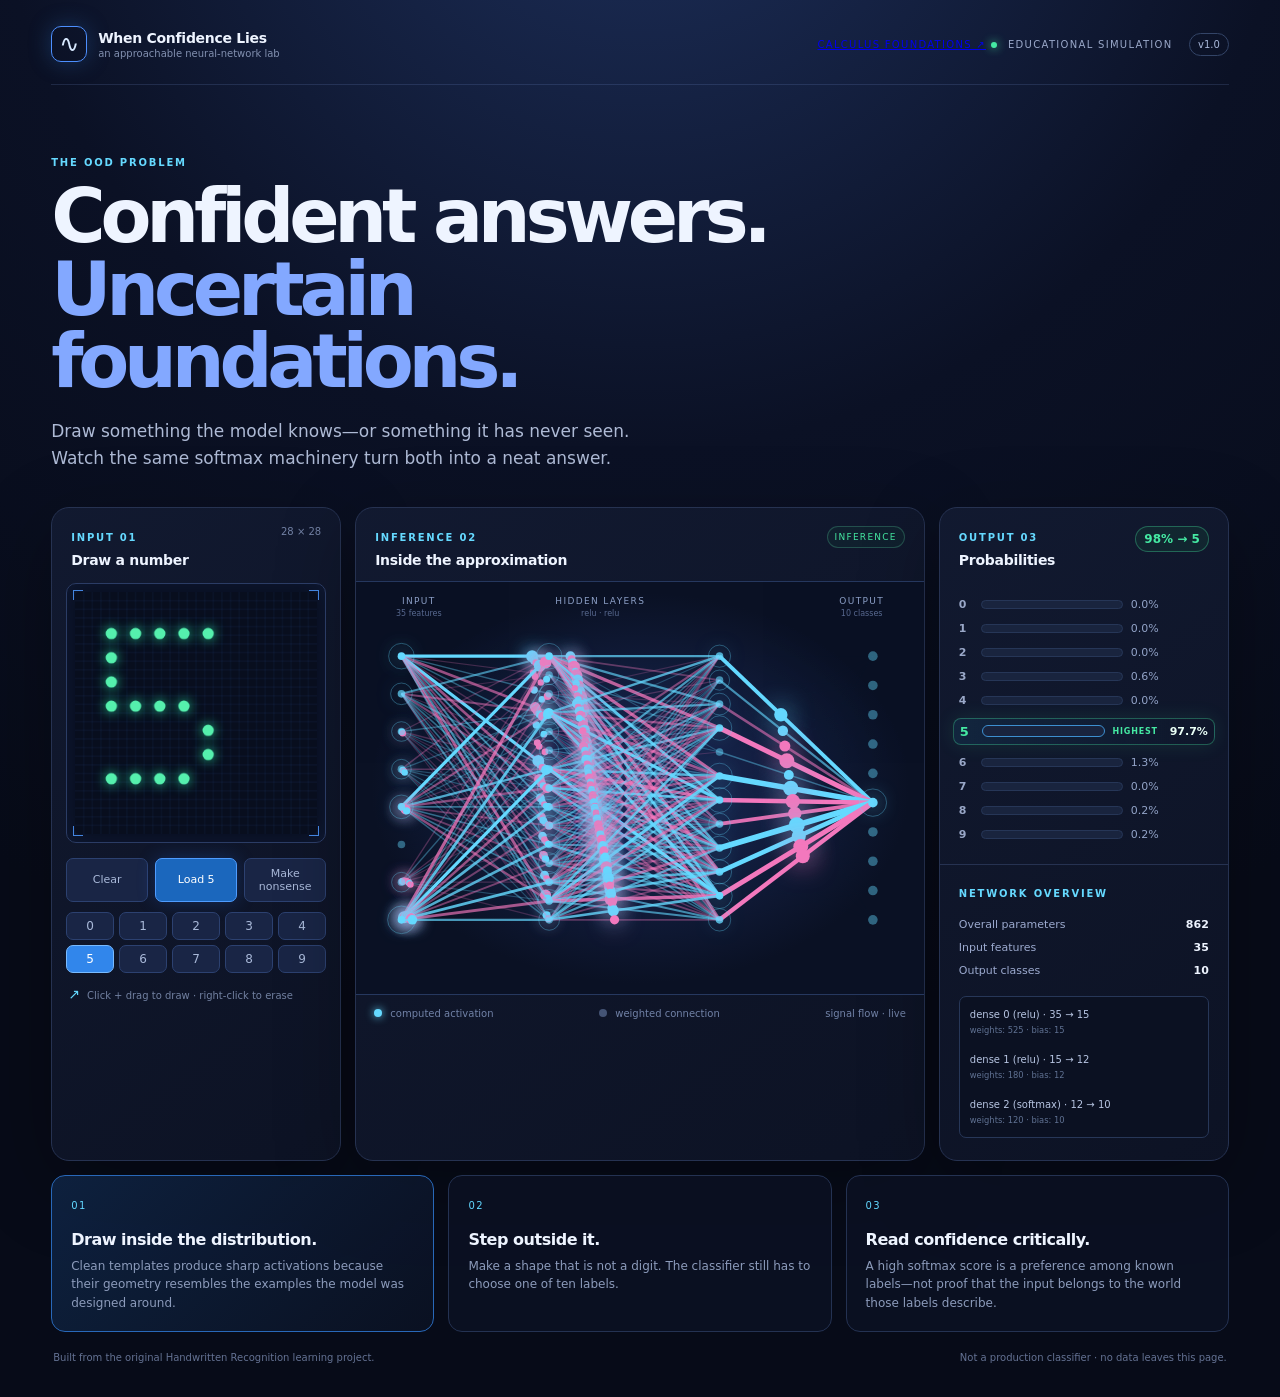
<file: index.html>
<!doctype html>
<html lang="en">
<head>
  <meta charset="utf-8">
  <meta name="viewport" content="width=device-width, initial-scale=1">
  <meta name="description" content="An interactive neural-network lab about confidence, approximation, and out-of-distribution inputs.">
  <title>When Confidence Lies · A Neural Network Lab</title>
  <link rel="stylesheet" href="styles.css">
</head>
<body>
  <main class="lab-shell">
    <header class="topbar">
      <a class="brand" href="./" aria-label="When Confidence Lies home">
        <span class="brand-mark">∿</span>
        <span><strong>When Confidence Lies</strong><small>an approachable neural-network lab</small></span>
      </a>
      <div class="topbar-meta"><a href="derivatives.html">CALCULUS FOUNDATIONS ↗</a> <span class="live-dot"></span> EDUCATIONAL SIMULATION <span class="version">v1.0</span></div>
    </header>

    <section class="hero-copy">
      <p class="eyebrow">THE OOD PROBLEM</p>
      <h1>Confident answers.<br><em>Uncertain foundations.</em></h1>
      <p class="hero-lede">Draw something the model knows—or something it has never seen. Watch the same softmax machinery turn both into a neat answer.</p>
    </section>

    <section class="workspace" aria-label="Interactive neural network laboratory">
      <aside class="panel draw-panel">
        <div class="panel-heading"><div><span class="panel-kicker">INPUT 01</span><h2>Draw a number</h2></div><span class="panel-status">28 × 28</span></div>
        <div class="draw-wrap"><canvas id="draw-canvas" width="280" height="280" aria-label="Drawing canvas. Draw a digit or shape here."></canvas><span class="draw-corner tl"></span><span class="draw-corner tr"></span><span class="draw-corner bl"></span><span class="draw-corner br"></span></div>
        <div class="draw-tools"><button id="clear-btn" class="tool-button" type="button">Clear</button><button id="demo-btn" class="tool-button primary" type="button">Load 5</button><button id="noise-btn" class="tool-button" type="button">Make nonsense</button></div>
        <div class="digit-strip" aria-label="Load a digit template">
          <button type="button" data-digit="0">0</button><button type="button" data-digit="1">1</button><button type="button" data-digit="2">2</button><button type="button" data-digit="3">3</button><button type="button" data-digit="4">4</button><button type="button" data-digit="5" class="selected">5</button><button type="button" data-digit="6">6</button><button type="button" data-digit="7">7</button><button type="button" data-digit="8">8</button><button type="button" data-digit="9">9</button>
        </div>
        <p class="hint"><span>↗</span> Click + drag to draw · right-click to erase</p>
      </aside>

      <section class="panel network-panel">
        <div class="panel-heading"><div><span class="panel-kicker">INFERENCE 02</span><h2>Inside the approximation</h2></div><span id="network-state" class="state-pill">READY</span></div>
        <div class="network-wrap"><canvas id="network-canvas" width="720" height="380" aria-label="Computed neural network diagram showing input features, hidden layers, and output activations."></canvas><div class="layer-label input-label">INPUT<br><small>35 features</small></div><div class="layer-label hidden-label">HIDDEN LAYERS<br><small>relu · relu</small></div><div class="layer-label output-label">OUTPUT<br><small>10 classes</small></div></div>
        <div class="network-footer"><span><i class="legend-swatch signal"></i> computed activation</span><span><i class="legend-swatch quiet"></i> weighted connection</span><span id="latency">signal flow · live</span></div>
      </section>

      <aside class="panel probability-panel">
        <div class="panel-heading"><div><span class="panel-kicker">OUTPUT 03</span><h2>Probabilities</h2></div><span id="confidence-label" class="confidence-label">—</span></div>
        <div id="probabilities" class="probabilities" role="list" aria-label="Digit probabilities"></div>
        <div class="network-overview"><span class="panel-kicker">NETWORK OVERVIEW</span><dl><div><dt>Overall parameters</dt><dd>862</dd></div><div><dt>Input features</dt><dd>35</dd></div><div><dt>Output classes</dt><dd>10</dd></div></dl><div class="architecture">dense 0 (relu) · 35 → 15<br><small>weights: 525 · bias: 15</small><br><br>dense 1 (relu) · 15 → 12<br><small>weights: 180 · bias: 12</small><br><br>dense 2 (softmax) · 12 → 10<br><small>weights: 120 · bias: 10</small></div></div>
      </aside>
    </section>

    <section class="lesson-grid" aria-label="Lesson summary">
      <article class="lesson-card accent-card"><span class="lesson-number">01</span><h3>Draw inside the distribution.</h3><p>Clean templates produce sharp activations because their geometry resembles the examples the model was designed around.</p></article>
      <article class="lesson-card"><span class="lesson-number">02</span><h3>Step outside it.</h3><p>Make a shape that is not a digit. The classifier still has to choose one of ten labels.</p></article>
      <article class="lesson-card"><span class="lesson-number">03</span><h3>Read confidence critically.</h3><p>A high softmax score is a preference among known labels—not proof that the input belongs to the world those labels describe.</p></article>
    </section>

    <footer class="footer-note"><span>Built from the original Handwritten Recognition learning project.</span><span>Not a production classifier · no data leaves this page.</span></footer>
  </main>
  <script src="app.js"></script>
</body>
</html>
</file>
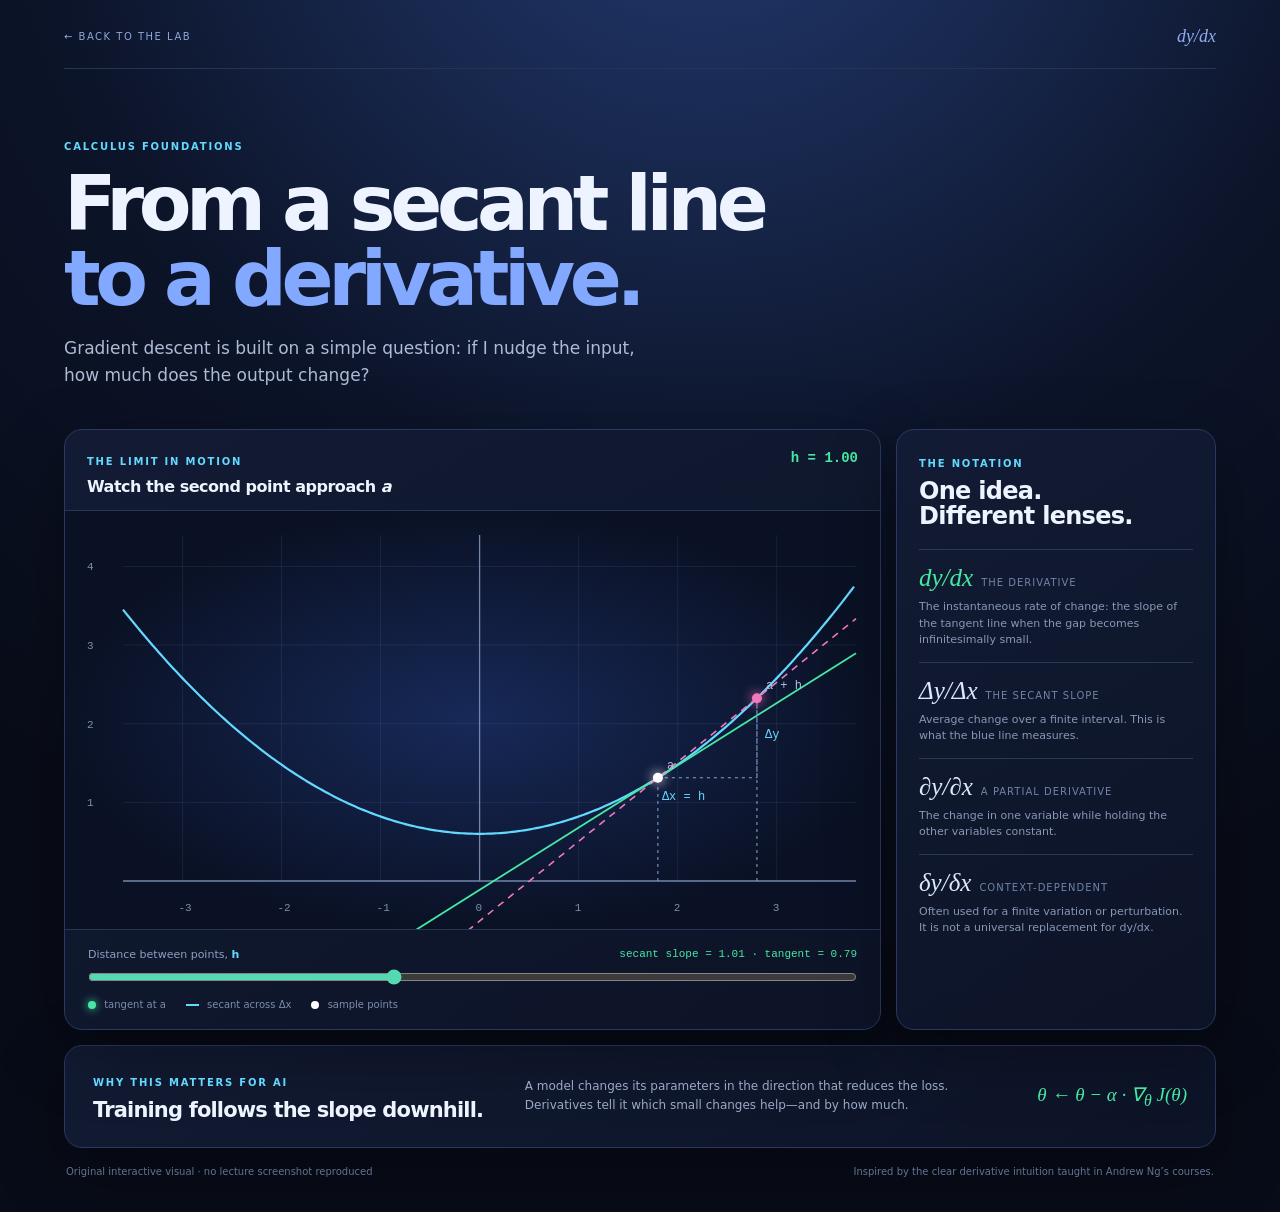
<file: derivatives.html>
<!doctype html>
<html lang="en">
<head>
  <meta charset="utf-8">
  <meta name="viewport" content="width=device-width, initial-scale=1">
  <meta name="description" content="Interactive intuition for secant slopes, derivatives, and gradient descent.">
  <title>Calculus Foundations · When Confidence Lies</title>
  <link rel="stylesheet" href="derivatives.css">
</head>
<body>
  <main class="calculus-shell">
    <header class="calculus-topbar"><a href="index.html" class="back-link">← BACK TO THE LAB</a><span class="math-mark">dy/dx</span></header>
    <section class="calculus-hero"><p class="eyebrow">CALCULUS FOUNDATIONS</p><h1>From a secant line<br><em>to a derivative.</em></h1><p>Gradient descent is built on a simple question: if I nudge the input, how much does the output change?</p></section>
    <section class="derivative-workspace">
      <section class="curve-panel"><div class="curve-heading"><div><span class="kicker">THE LIMIT IN MOTION</span><h2>Watch the second point approach <i>a</i></h2></div><output id="h-value" for="h-slider">h = 1.00</output></div><div class="curve-wrap"><canvas id="curve-canvas" width="900" height="500" aria-label="Interactive curve showing a secant line becoming a tangent line as h approaches zero"></canvas></div><label class="slider-label" for="h-slider"><span>Distance between points, <b>h</b></span><span id="slope-value">secant slope = 1.10</span></label><input id="h-slider" type="range" min="0.02" max="2.5" value="1" step="0.01"><div class="curve-legend"><span><i class="dot green"></i> tangent at a</span><span><i class="line cyan"></i> secant across Δx</span><span><i class="dot white"></i> sample points</span></div></section>
      <aside class="notation-panel"><span class="kicker">THE NOTATION</span><h2>One idea.<br>Different lenses.</h2><div class="formula-card primary-formula"><strong>dy/dx</strong><span>the derivative</span><p>The instantaneous rate of change: the slope of the tangent line when the gap becomes infinitesimally small.</p></div><div class="formula-card"><strong>Δy/Δx</strong><span>the secant slope</span><p>Average change over a finite interval. This is what the blue line measures.</p></div><div class="formula-card"><strong>∂y/∂x</strong><span>a partial derivative</span><p>The change in one variable while holding the other variables constant.</p></div><div class="formula-card"><strong>δy/δx</strong><span>context-dependent</span><p>Often used for a finite variation or perturbation. It is not a universal replacement for dy/dx.</p></div></aside>
    </section>
    <section class="gradient-strip"><div><span class="kicker">WHY THIS MATTERS FOR AI</span><h2>Training follows the slope downhill.</h2></div><p>A model changes its parameters in the direction that reduces the loss. Derivatives tell it which small changes help—and by how much.</p><div class="gradient-equation">θ ← θ − α · ∇<sub>θ</sub> J(θ)</div></section>
    <footer class="calculus-footer"><span>Original interactive visual · no lecture screenshot reproduced</span><span>Inspired by the clear derivative intuition taught in Andrew Ng’s courses.</span></footer>
  </main>
  <script src="derivatives.js"></script>
</body>
</html>
</file>
<file: styles.css>
:root{--bg:#070b18;--panel:#10172b;--panel-2:#0c1223;--line:#263251;--muted:#8290b0;--text:#eef4ff;--cyan:#65d9ff;--blue:#4e91ff;--green:#45e9a3;--pink:#f378bd;--shadow:0 22px 80px rgba(0,0,0,.3)}
*{box-sizing:border-box}html{background:var(--bg);color:var(--text);font-family:Inter,ui-sans-serif,system-ui,-apple-system,BlinkMacSystemFont,"Segoe UI",sans-serif}body{margin:0;min-width:320px;background:radial-gradient(circle at 50% -15%,#1e315e 0,#0b1125 38%,var(--bg) 72%);min-height:100vh}.lab-shell{max-width:1540px;margin:auto;padding:26px clamp(18px,4vw,62px) 34px}.topbar{display:flex;align-items:center;justify-content:space-between;border-bottom:1px solid rgba(121,150,214,.18);padding-bottom:22px}.brand{display:flex;gap:11px;align-items:center;color:var(--text);text-decoration:none}.brand-mark{display:grid;place-items:center;width:36px;height:36px;border:1px solid #4d8fff;border-radius:10px;color:#d8e9ff;font-size:24px;box-shadow:0 0 22px #2865aa66}.brand strong{display:block;letter-spacing:-.02em;font-size:14px}.brand small{display:block;color:var(--muted);font-size:10px;margin-top:2px}.topbar-meta{font-size:10px;letter-spacing:.13em;color:#9aa8c9}.live-dot{display:inline-block;width:6px;height:6px;border-radius:50%;background:var(--green);box-shadow:0 0 10px var(--green);margin-right:7px}.version{border:1px solid #334467;border-radius:999px;padding:5px 8px;margin-left:12px;color:#a9b8da;letter-spacing:0}.hero-copy{padding:62px 0 36px;max-width:780px}.eyebrow,.panel-kicker{color:var(--cyan);letter-spacing:.18em;font-size:10px;font-weight:700}.hero-copy h1{font-size:clamp(38px,5.8vw,76px);line-height:.98;letter-spacing:-.07em;margin:13px 0 19px;font-weight:650}.hero-copy h1 em{font-style:normal;color:#83a8ff}.hero-lede{font-size:17px;line-height:1.55;color:#aebad5;max-width:620px;margin:0}.workspace{display:grid;grid-template-columns:290px minmax(440px,1fr) 290px;gap:14px;align-items:stretch}.panel{background:linear-gradient(145deg,#121a31ee,#0d1325f2);border:1px solid var(--line);border-radius:18px;box-shadow:var(--shadow);overflow:hidden}.panel-heading{display:flex;justify-content:space-between;align-items:flex-start;padding:18px 19px 13px}.panel-heading h2{font-size:14px;margin:7px 0 0;letter-spacing:-.02em}.panel-status{font-size:10px;color:#7382a5}.state-pill{font-size:9px;letter-spacing:.14em;color:var(--green);border:1px solid #3b8d7470;background:#1b5d4424;padding:5px 7px;border-radius:999px}.draw-panel{padding-bottom:16px}.draw-wrap{position:relative;margin:2px 14px;background:#080e1e;border:1px solid #2b3c65;border-radius:10px;padding:8px;box-shadow:inset 0 0 28px #17264c88}.draw-wrap canvas{display:block;width:100%;height:auto;aspect-ratio:1;background:radial-gradient(circle,#101f3d,#080d1b 72%);cursor:crosshair;border-radius:5px}.draw-corner{position:absolute;width:10px;height:10px;border-color:#4d99ff;border-style:solid;opacity:.85}.tl{left:6px;top:6px;border-width:1px 0 0 1px}.tr{right:6px;top:6px;border-width:1px 1px 0 0}.bl{left:6px;bottom:6px;border-width:0 0 1px 1px}.br{right:6px;bottom:6px;border-width:0 1px 1px 0}.draw-tools{display:flex;gap:7px;padding:13px 14px 10px}.tool-button,.digit-strip button{font:inherit;color:#a9b9d9;background:#192545;border:1px solid #2c4170;border-radius:7px;cursor:pointer}.tool-button{font-size:11px;padding:8px 10px;flex:1}.tool-button:hover,.digit-strip button:hover{border-color:#68a7ff;color:white}.tool-button.primary{background:#1b67bd;color:white;border-color:#4f9cff;box-shadow:0 0 18px #286be544}.digit-strip{display:grid;grid-template-columns:repeat(5,1fr);gap:5px;padding:0 14px 13px}.digit-strip button{font-size:12px;padding:6px 0}.digit-strip button.selected{background:#3186eb;color:#fff;border-color:#79bbff}.hint{color:#7281a1;font-size:10px;padding:0 16px;margin:0}.hint span{color:var(--cyan);font-size:14px;margin-right:4px}.network-panel{min-width:0}.network-wrap{height:414px;position:relative;background:radial-gradient(ellipse at 50% 50%,#1b2b5b 0,#0a1124 67%);border-top:1px solid #26385f;border-bottom:1px solid #26385f}.network-wrap:after{content:"";position:absolute;inset:0;background:linear-gradient(90deg,transparent 49.8%,#6ab6ff12 50%,transparent 50.2%),linear-gradient(0deg,transparent 49.8%,#6ab6ff0a 50%,transparent 50.2%);background-size:60px 60px;pointer-events:none;opacity:.35}.network-wrap canvas{width:100%;height:100%;display:block}.layer-label{position:absolute;top:13px;text-align:center;font-size:9px;letter-spacing:.15em;color:#8c9fc6;line-height:1.35;pointer-events:none}.layer-label small{font-size:8px;letter-spacing:0;color:#58698f}.input-label{left:7%}.hidden-label{left:43%;transform:translateX(-50%)}.output-label{right:7%}.network-footer{display:flex;justify-content:space-between;gap:8px;padding:13px 18px;color:#7182a7;font-size:10px}.network-footer span{white-space:nowrap}.legend-swatch{width:8px;height:8px;border-radius:50%;display:inline-block;margin-right:5px}.legend-swatch.signal{background:var(--cyan);box-shadow:0 0 8px var(--cyan)}.legend-swatch.quiet{background:#445475}.probabilities{padding:6px 19px 12px}.prob-row{display:grid;grid-template-columns:14px 1fr 42px;gap:9px;align-items:center;margin:11px 0;color:#9aa8c8;font-size:11px}.prob-track{height:9px;background:#19243e;border:1px solid #263657;border-radius:999px;overflow:hidden}.prob-fill{height:100%;border-radius:inherit;background:linear-gradient(90deg,#287de6,#56e2bd);transition:width .45s ease}.prob-row.top{color:white}.prob-row.top .prob-fill{background:linear-gradient(90deg,#277fff,#45e9a3);box-shadow:0 0 13px #45e9a355}.prob-value{text-align:right;font-variant-numeric:tabular-nums;color:#92a3c7}.confidence-label{font-weight:700;font-size:12px;color:var(--green)}.network-overview{border-top:1px solid #263251;padding:17px 19px 22px}.network-overview dl{margin:12px 0 14px}.network-overview dl div{display:flex;justify-content:space-between;padding:5px 0;color:#9caacf;font-size:11px}.network-overview dd{margin:0;color:#eef4ff;font-weight:600}.architecture{border:1px solid #273758;background:#0b1122;padding:10px;border-radius:7px;color:#b7c5e2;font-size:10px;line-height:1.5}.architecture small{color:#607293}.lesson-grid{display:grid;grid-template-columns:repeat(3,1fr);gap:14px;margin-top:14px}.lesson-card{border:1px solid #243252;border-radius:14px;background:#0c1326aa;padding:18px 19px;min-height:147px}.lesson-card.accent-card{border-color:#2868b9;background:linear-gradient(135deg,#112c52aa,#0c1326aa)}.lesson-number{color:#62d7ff;font-size:10px;letter-spacing:.14em}.lesson-card h3{margin:17px 0 8px;font-size:16px;letter-spacing:-.03em}.lesson-card p{margin:0;color:#8c9bbb;font-size:12px;line-height:1.55}.footer-note{display:flex;justify-content:space-between;gap:20px;color:#647293;font-size:10px;padding:20px 2px 0}.footer-note span:last-child{text-align:right}@media(max-width:1100px){.workspace{grid-template-columns:270px minmax(380px,1fr)}.probability-panel{grid-column:1/-1;display:grid;grid-template-columns:1fr 1fr}.probability-panel .panel-heading{grid-column:1/-1}.network-overview{border-top:0;border-left:1px solid #263251}.probabilities{padding-bottom:18px}}@media(max-width:720px){.lab-shell{padding:17px 12px 24px}.topbar-meta{font-size:0}.topbar-meta .live-dot{font-size:initial;margin-right:0}.version{font-size:9px;letter-spacing:0}.hero-copy{padding:44px 3px 28px}.hero-lede{font-size:14px}.workspace{display:block}.panel{margin-bottom:12px}.network-wrap{height:330px}.network-footer{overflow:hidden}.network-footer span{font-size:9px}.probability-panel{display:block}.network-overview{border-left:0;border-top:1px solid #263251}.lesson-grid{grid-template-columns:1fr}.lesson-card{min-height:0}.footer-note{display:block;line-height:1.8}.footer-note span:last-child{text-align:left;display:block}}
.prob-row{grid-template-columns:14px minmax(55px,1fr) auto 42px;gap:8px}.prob-row.top{color:#f4fbff;background:linear-gradient(90deg,#153b5966,transparent);border:1px solid #45e9a355;border-radius:8px;padding:5px 6px;margin:6px -6px;box-shadow:0 0 20px #45e9a31c}.prob-row.top .prob-fill{box-shadow:0 0 16px #45e9a3aa}.prob-row.top .prob-track{height:12px;border-color:#3d8fd0}.prob-digit{font-weight:600}.prob-row.top .prob-digit{color:#45e9a3;font-size:13px}.winner-marker{color:#45e9a3;text-transform:uppercase;font-size:8px;letter-spacing:.1em;font-weight:800;white-space:nowrap}.prob-row.top .prob-value{color:#eafff6;font-weight:800}.confidence-label{background:#153e3566;border:1px solid #45e9a355;border-radius:999px;padding:5px 8px}
</file>
<file: derivatives.css>
:root{--bg:#080c18;--panel:#10182d;--line:#29395f;--text:#eef4ff;--muted:#8998b7;--cyan:#63d9ff;--green:#45e9a3;--blue:#82a8ff;--pink:#f378bd}*{box-sizing:border-box}body{margin:0;min-width:320px;background:radial-gradient(circle at 55% -15%,#243c74 0,#0c1429 43%,var(--bg) 75%);color:var(--text);font-family:Inter,ui-sans-serif,system-ui,-apple-system,"Segoe UI",sans-serif}.calculus-shell{max-width:1390px;margin:auto;padding:26px clamp(18px,5vw,70px) 35px}.calculus-topbar{display:flex;justify-content:space-between;align-items:center;padding-bottom:21px;border-bottom:1px solid #263453}.back-link{font-size:10px;letter-spacing:.15em;color:#8da8dc;text-decoration:none}.back-link:hover{color:var(--cyan)}.math-mark{font-family:Georgia,serif;font-style:italic;color:#91aaf0;font-size:18px}.calculus-hero{padding:62px 0 40px;max-width:720px}.eyebrow,.kicker{color:var(--cyan);font-size:10px;font-weight:700;letter-spacing:.18em}.calculus-hero h1{font-size:clamp(40px,6vw,78px);line-height:.98;letter-spacing:-.07em;margin:14px 0 18px}.calculus-hero h1 em{color:var(--blue);font-style:normal}.calculus-hero p:not(.eyebrow){color:#aebbd5;line-height:1.6;font-size:17px;max-width:580px;margin:0}.derivative-workspace{display:grid;grid-template-columns:minmax(0,1fr) 320px;gap:15px}.curve-panel,.notation-panel,.gradient-strip{background:linear-gradient(145deg,#131c35ee,#0d1428f2);border:1px solid var(--line);border-radius:18px;box-shadow:0 22px 70px #0005}.curve-heading{display:flex;justify-content:space-between;align-items:flex-start;padding:20px 22px 14px}.curve-heading h2,.notation-panel h2{font-size:16px;letter-spacing:-.03em;margin:8px 0 0}.curve-heading output{color:var(--green);font:600 14px ui-monospace,monospace}.curve-wrap{height:420px;border-top:1px solid #263657;border-bottom:1px solid #263657;background:radial-gradient(ellipse at 50% 50%,#172958,#0a1124 72%)}#curve-canvas{width:100%;height:100%;display:block}.slider-label{display:flex;justify-content:space-between;color:#8e9fbe;font-size:11px;padding:18px 23px 8px}.slider-label b{color:var(--cyan)}.slider-label span:last-child{color:var(--green);font-family:ui-monospace,monospace}input[type=range]{display:block;width:calc(100% - 46px);margin:0 23px 14px;accent-color:#55d9b0}.curve-legend{display:flex;gap:20px;color:#7c8cab;font-size:10px;padding:0 23px 19px}.curve-legend span{white-space:nowrap}.dot,.line{display:inline-block;vertical-align:middle;margin-right:5px}.dot{width:8px;height:8px;border-radius:50%;background:#fff}.dot.green{background:var(--green);box-shadow:0 0 8px var(--green)}.line{width:13px;height:2px;background:var(--cyan)}.notation-panel{padding:22px}.notation-panel h2{font-size:24px;line-height:1.05;margin-bottom:20px}.formula-card{border-top:1px solid #28385b;padding:14px 0 13px}.formula-card strong{font:italic 25px Georgia,serif;color:#dce8ff;display:inline-block;margin-right:8px}.formula-card span{color:#7183a6;font-size:10px;text-transform:uppercase;letter-spacing:.1em}.formula-card p{color:#8797b6;font-size:11px;line-height:1.5;margin:7px 0 0}.primary-formula strong{color:var(--green)}.gradient-strip{display:grid;grid-template-columns:1fr 1.2fr auto;align-items:center;gap:28px;margin-top:15px;padding:25px 28px}.gradient-strip h2{font-size:21px;letter-spacing:-.04em;margin:8px 0 0}.gradient-strip p{color:#9ba9c4;font-size:12px;line-height:1.6;margin:0}.gradient-equation{font:italic 19px Georgia,serif;color:var(--green);white-space:nowrap}.calculus-footer{display:flex;justify-content:space-between;color:#627392;font-size:10px;padding:18px 2px 0}.calculus-footer span:last-child{text-align:right}@media(max-width:950px){.derivative-workspace{grid-template-columns:1fr}.notation-panel{display:grid;grid-template-columns:1fr 1fr;gap:0 20px}.notation-panel h2,.notation-panel>.kicker{grid-column:1/-1}.formula-card{min-height:120px}.gradient-strip{grid-template-columns:1fr 1fr}.gradient-equation{grid-column:1/-1}}@media(max-width:620px){.calculus-shell{padding:17px 12px 24px}.calculus-hero{padding:44px 3px 28px}.calculus-hero p:not(.eyebrow){font-size:14px}.curve-wrap{height:300px}.curve-heading{padding:16px}.curve-heading h2{font-size:14px}.slider-label{display:block;line-height:1.7;padding:14px 16px 6px}.slider-label span:last-child{display:block}.curve-legend{gap:9px;flex-wrap:wrap;padding:0 16px 16px}.notation-panel{display:block;padding:18px}.gradient-strip{display:block;padding:21px}.gradient-strip p{margin:16px 0}.calculus-footer{display:block;line-height:1.8}.calculus-footer span:last-child{display:block;text-align:left}}
</file>
